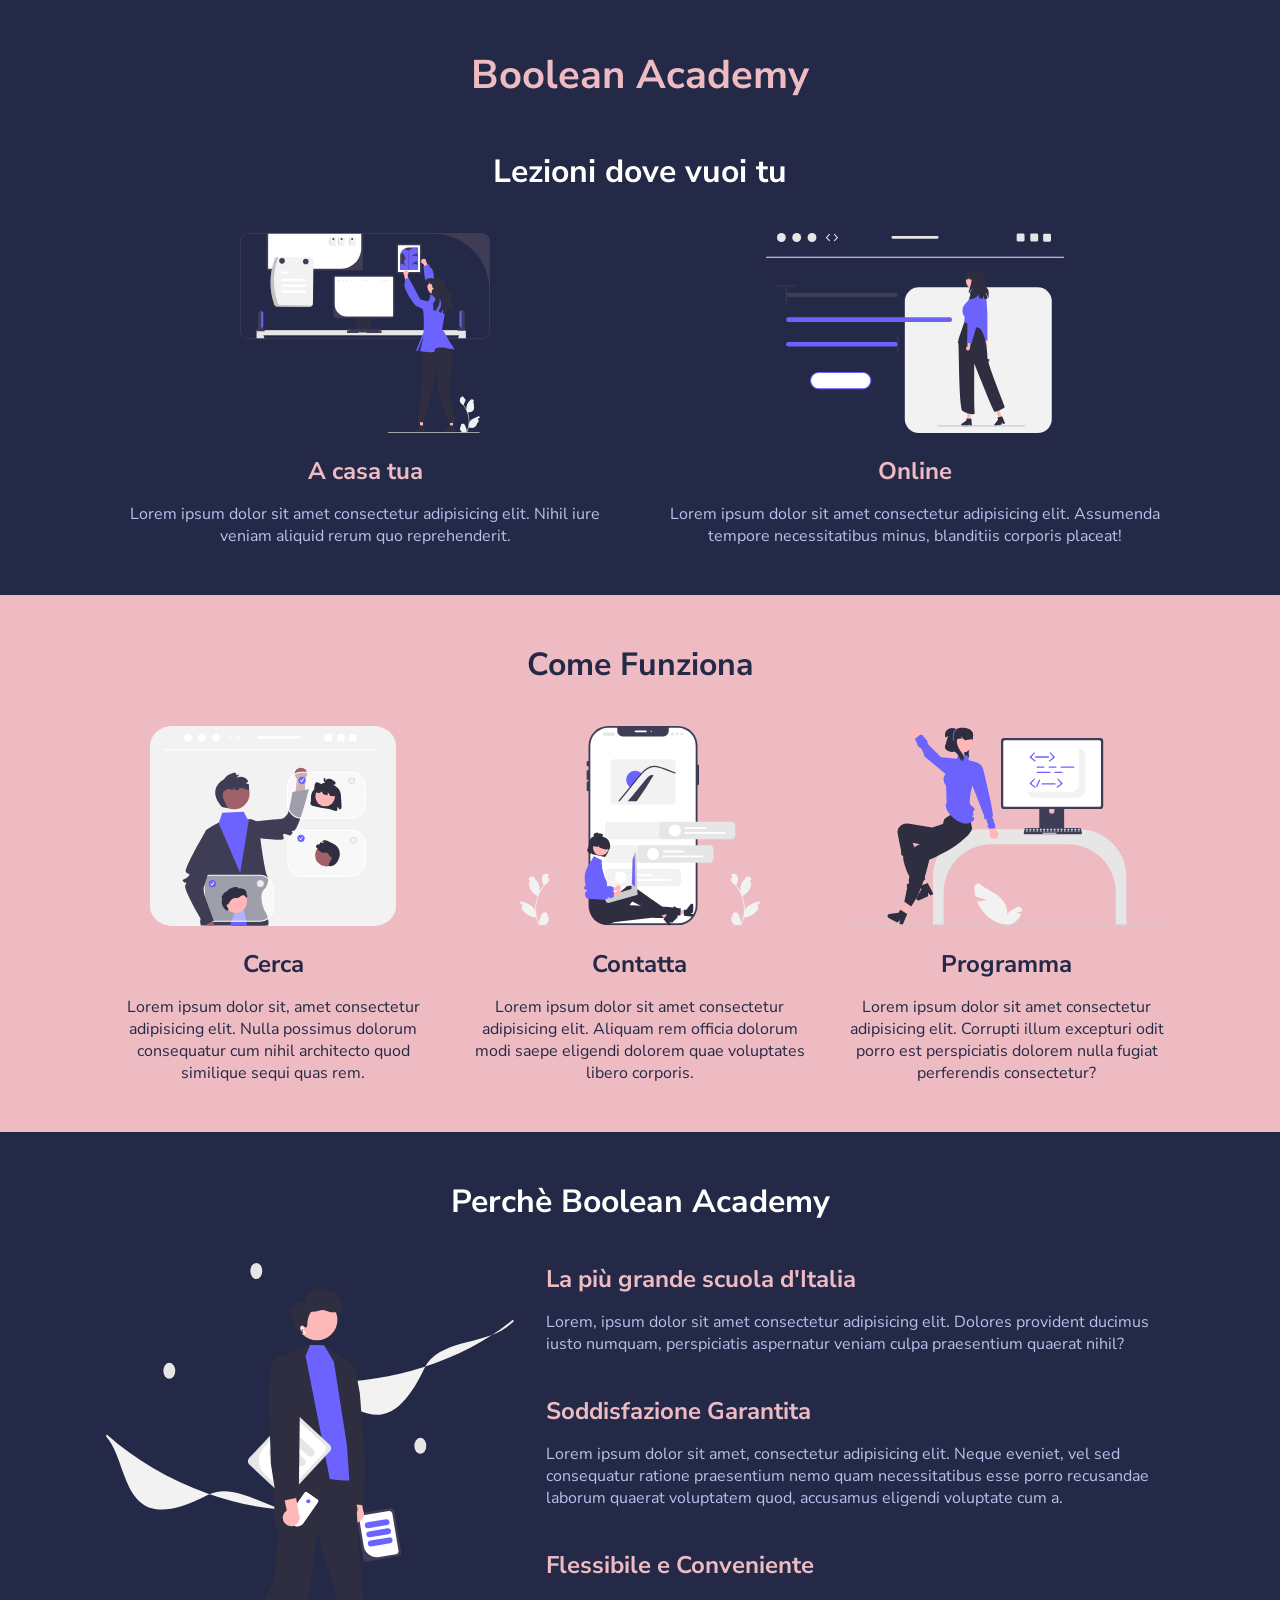
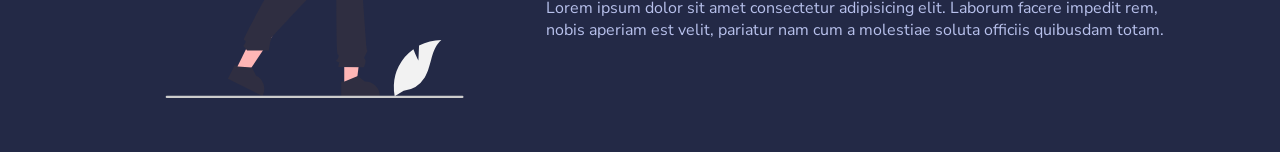
<file: index.html>
<!DOCTYPE html>
<html>
    <head>
        <meta charset="utf-8" />
        <title>Boolean Academy</title>
        <meta name="viewport" content="width=device-width, initial-scale=1.0">
        <!-- Fonts -->
        <link
            href="https://fonts.googleapis.com/css2?family=Nunito+Sans:wght@400;700&display=swap"
            rel="stylesheet"
        />
        <!-- Main Styles -->
        <link rel="stylesheet" href="./css/style.css" />
    </head>
    <body>
        <!--
            Site Header
         -->
        <header class="site-header">
            <h1 class="text-center">Boolean Academy</h1>
        </header>

        <!--
            Main Contents
         -->
        <main>
            <!--
            Lessons Section
            -->
            <section class="lessons text-center">
                <div class="container">
                    <h2>Lezioni dove vuoi tu</h2>
                    <div class="row">
                        <div class="col">
                            <div class="card">
                                <img
                                    src="./img/home.svg"
                                    alt="Lezioni a casa tua"
                                />
                                <h3 class="title">A casa tua</h3>
                                <p class="text">
                                    Lorem ipsum dolor sit amet consectetur adipisicing elit. Nihil iure veniam aliquid rerum quo reprehenderit.
                                </p>
                            </div>
                        </div>
                        <div class="col">
                            <div class="card">
                                <img
                                    src="./img/online.svg"
                                    alt="Lezioni online"
                                />
                                <h3 class="title">Online</h3>
                                <p class="text">
                                    Lorem ipsum dolor sit amet consectetur adipisicing elit. Assumenda tempore necessitatibus minus, blanditiis corporis placeat!
                                </p>
                            </div>
                        </div>
                    </div>
                </div>
            </section>

            <!--
            Steps Section
            -->
            <section class="steps text-center">
                <div class="container">
                    <h2>Come Funziona</h2>
                    <div class="row">
                        <div class="col">
                            <div class="card">
                                <img
                                    src="./img/search.svg"
                                    alt="Guarda i profili"
                                />
                                <h3 class="title">Cerca</h3>
                                <p class="text">
                                    Lorem ipsum dolor sit, amet consectetur adipisicing elit. Nulla possimus dolorum consequatur cum nihil architecto quod similique sequi quas rem.
                                </p>
                            </div>
                        </div>
                        <div class="col">
                            <div class="card">
                                <img
                                    src="./img/contact.svg"
                                    alt="Contatta senza impegno"
                                />
                                <h3 class="title">Contatta</h3>
                                <p class="text">
                                    Lorem ipsum dolor sit amet consectetur adipisicing elit. Aliquam rem officia dolorum modi saepe eligendi dolorem quae voluptates libero corporis.
                                </p>
                            </div>
                        </div>
                        <div class="col">
                            <div class="card">
                                <img
                                    src="./img/code.svg"
                                    alt="Ibizia subito a scrivere codice"
                                />
                                <h3 class="title">Programma</h3>
                                <p class="text">
                                    Lorem ipsum dolor sit amet consectetur adipisicing elit. Corrupti illum excepturi odit porro est perspiciatis dolorem nulla fugiat perferendis consectetur?
                                </p>
                            </div>
                        </div>
                    </div>
                </div>
            </section>

            <!--
            Why Us Section
            -->
            <section class="why-us">
                <div class="container">
                    <h2 class="text-center">Perchè Boolean Academy</h2>
                    <div class="row">
                        <div class="col col-left">
                            <img
                                src="./img/why.svg"
                                alt="Perchè scegliere Boolean Academy"
                            />
                        </div>
                        <div class="col col-right">
                            <ul>
                                <li>
                                    <h3>La più grande scuola d'Italia</h3>
                                    <p>
                                        Lorem, ipsum dolor sit amet consectetur adipisicing elit. Dolores provident ducimus iusto numquam, perspiciatis aspernatur veniam culpa praesentium quaerat nihil?
                                    </p>
                                </li>
                                <li>
                                    <h3>Soddisfazione Garantita</h3>
                                    <p>
                                        Lorem ipsum dolor sit amet, consectetur adipisicing elit. Neque eveniet, vel sed consequatur ratione praesentium nemo quam necessitatibus esse porro recusandae laborum quaerat voluptatem quod, accusamus eligendi voluptate cum a.
                                    </p>
                                </li>
                                <li>
                                    <h3>Flessibile e Conveniente</h3>
                                    <p>
                                        Lorem ipsum dolor sit amet consectetur adipisicing elit. Laborum facere impedit rem, nobis aperiam est velit, pariatur nam cum a molestiae soluta officiis quibusdam totam.
                                    </p>
                                </li>
                            </ul>
                        </div>
                    </div>
                </div>
            </section>
        </main>
    </body>
</html>
</file>
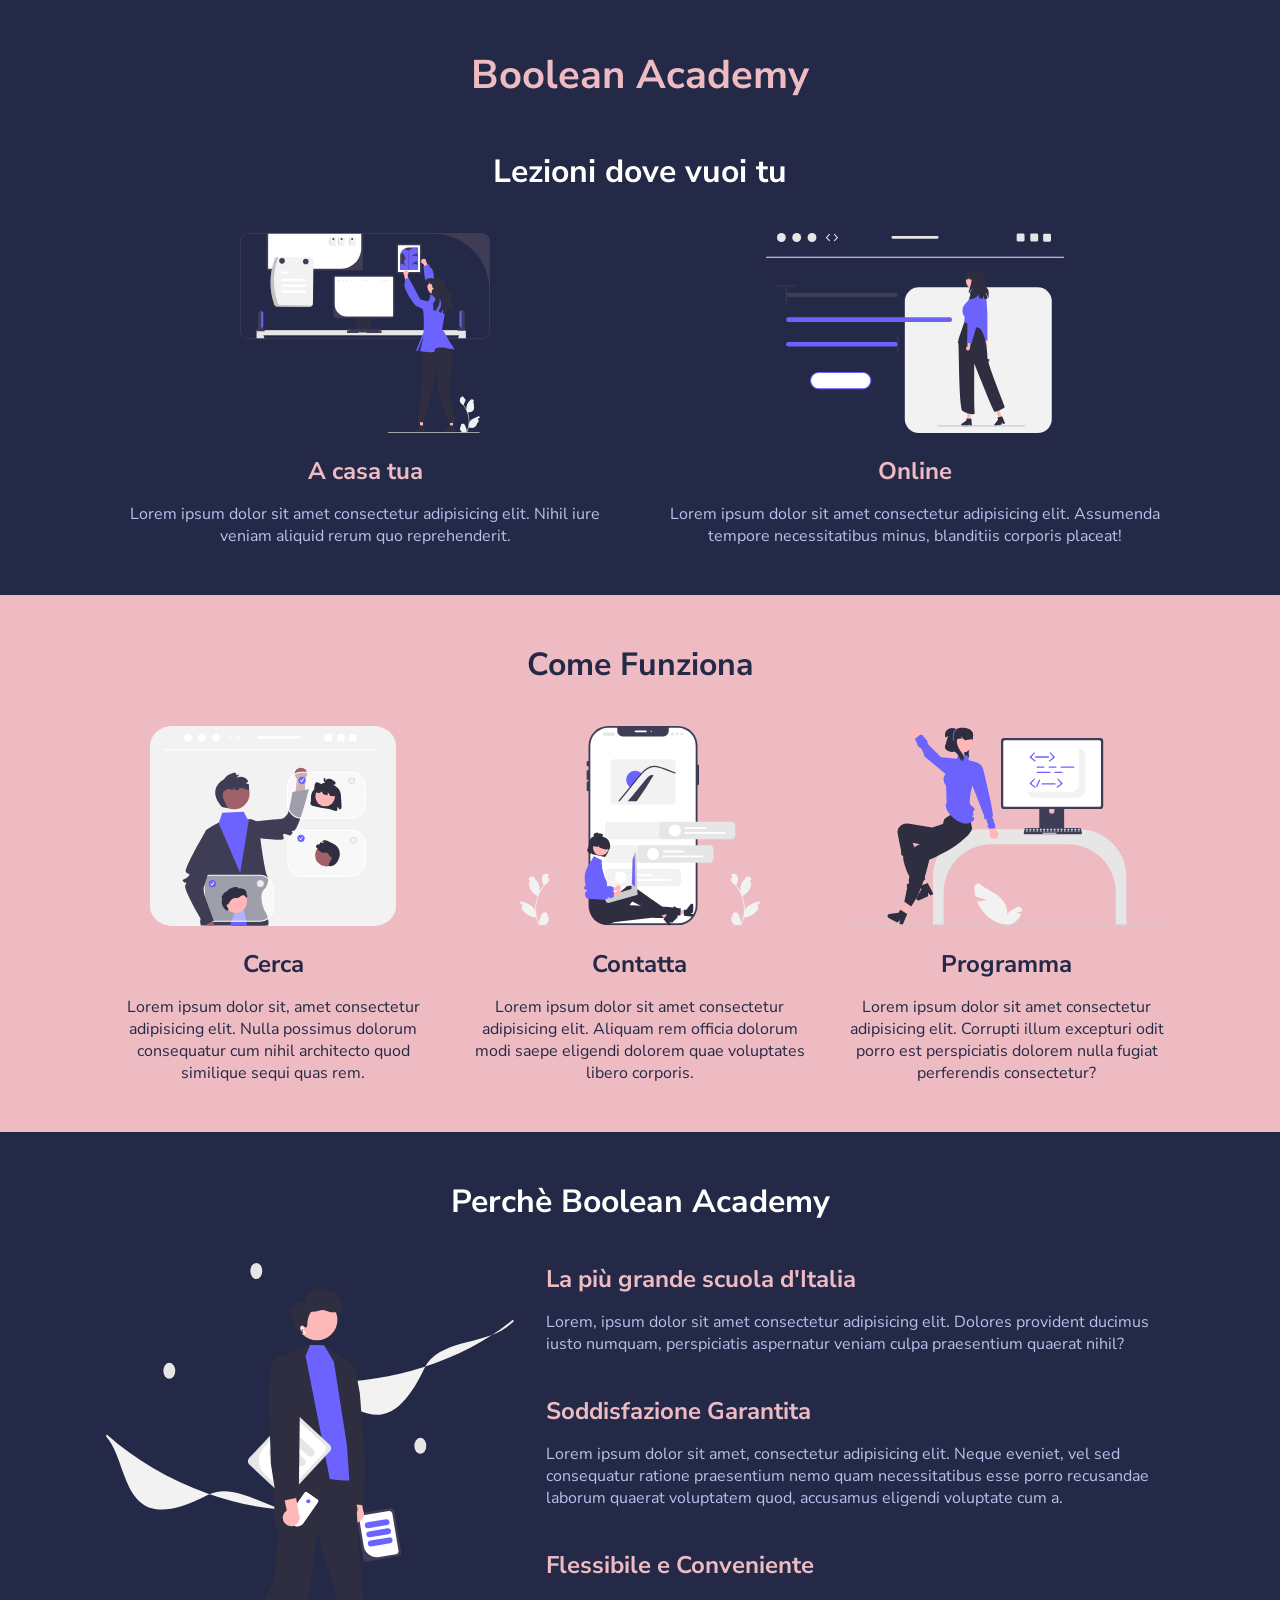
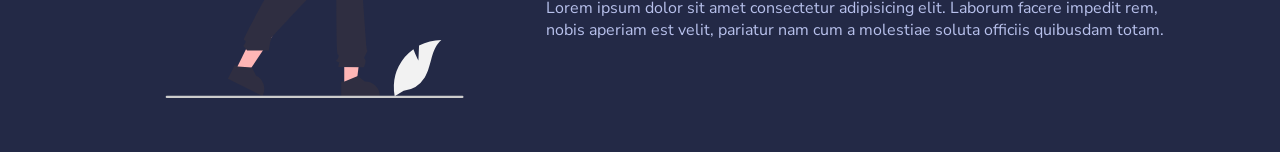
<file: bonus/index1.html>
<!DOCTYPE html>
<html>

<head>
    <meta charset="utf-8" />
    <title>Boolean Academy</title>
    <meta name="viewport" content="width=device-width, initial-scale=1.0">
    <!-- Fonts -->
    <link href="https://fonts.googleapis.com/css2?family=Nunito+Sans:wght@400;700&display=swap" rel="stylesheet" />
    <!-- Main Styles -->
    <link rel="stylesheet" href="./css/style1.css" />
</head>

<body>
    <!--
            Site Header
         -->
    <header class="site-header">
        <h1 class="text-center">Boolean Academy</h1>
    </header>

    <!--
            Main Contents
         -->
    <main>
        <!--
            Lessons Section
            -->
        <section class="lessons text-center">
            <div class="container">
                <h2>Lezioni dove vuoi tu</h2>
                <div class="row">
                    <div class="col">
                        <div class="card">
                            <img src="./img/home.svg" alt="Lezioni a casa tua" />
                            <h3 class="title">A casa tua</h3>
                            <p class="text">
                                Lorem ipsum dolor sit amet consectetur adipisicing elit. Nihil iure veniam aliquid rerum
                                quo reprehenderit.
                            </p>
                        </div>
                    </div>
                    <div class="col">
                        <div class="card">
                            <img src="./img/online.svg" alt="Lezioni online" />
                            <h3 class="title">Online</h3>
                            <p class="text">
                                Lorem ipsum dolor sit amet consectetur adipisicing elit. Assumenda tempore
                                necessitatibus minus, blanditiis corporis placeat!
                            </p>
                        </div>
                    </div>
                </div>
            </div>
        </section>

        <!--
            Steps Section
            -->
        <section class="steps text-center">
            <div class="container">
                <h2>Come Funziona</h2>
                <div class="row">
                    <div class="col">
                        <div class="card">
                            <img src="./img/search.svg" alt="Guarda i profili" />
                            <h3 class="title">Cerca</h3>
                            <p class="text">
                                Lorem ipsum dolor sit, amet consectetur adipisicing elit. Nulla possimus dolorum
                                consequatur cum nihil architecto quod similique sequi quas rem.
                            </p>
                        </div>
                    </div>
                    <div class="col">
                        <div class="card">
                            <img src="./img/contact.svg" alt="Contatta senza impegno" />
                            <h3 class="title">Contatta</h3>
                            <p class="text">
                                Lorem ipsum dolor sit amet consectetur adipisicing elit. Aliquam rem officia dolorum
                                modi saepe eligendi dolorem quae voluptates libero corporis.
                            </p>
                        </div>
                    </div>
                    <div class="col">
                        <div class="card">
                            <img src="./img/code.svg" alt="Ibizia subito a scrivere codice" />
                            <h3 class="title">Programma</h3>
                            <p class="text">
                                Lorem ipsum dolor sit amet consectetur adipisicing elit. Corrupti illum excepturi odit
                                porro est perspiciatis dolorem nulla fugiat perferendis consectetur?
                            </p>
                        </div>
                    </div>
                </div>
            </div>
        </section>

        <!--
            Why Us Section
            -->
        <section class="why-us">
            <div class="container">
                <h2 class="text-center">Perchè Boolean Academy</h2>
                <div class="row">
                    <div class="col col-left">
                        <img src="./img/why.svg" alt="Perchè scegliere Boolean Academy" />
                    </div>
                    <div class="col col-right">
                        <ul>
                            <li>
                                <h3>La più grande scuola d'Italia</h3>
                                <p>
                                    Lorem, ipsum dolor sit amet consectetur adipisicing elit. Dolores provident ducimus
                                    iusto numquam, perspiciatis aspernatur veniam culpa praesentium quaerat nihil?
                                </p>
                            </li>
                            <li>
                                <h3>Soddisfazione Garantita</h3>
                                <p>
                                    Lorem ipsum dolor sit amet, consectetur adipisicing elit. Neque eveniet, vel sed
                                    consequatur ratione praesentium nemo quam necessitatibus esse porro recusandae
                                    laborum quaerat voluptatem quod, accusamus eligendi voluptate cum a.
                                </p>
                            </li>
                            <li>
                                <h3>Flessibile e Conveniente</h3>
                                <p>
                                    Lorem ipsum dolor sit amet consectetur adipisicing elit. Laborum facere impedit rem,
                                    nobis aperiam est velit, pariatur nam cum a molestiae soluta officiis quibusdam
                                    totam.
                                </p>
                            </li>
                        </ul>
                    </div>
                </div>
            </div>
        </section>
    </main>
</body>

</html>
</file>
<file: css/style.css>
/*************************************************
    GENERAL STYLES
 *************************************************/
*,
*::before,
*::after {
    margin: 0;
    padding: 0;
    box-sizing: border-box;
}

body {
    font-family: 'Nunito Sans', sans-serif;
    color: #b8c1ec;
    background: #232946;
}

h1,
h2,
h3 {
    color: #eebbc3;
}

h1 {
    margin-bottom: 3rem;
    font-size: 2.5rem;
}

h2 {
    margin-bottom: 2.5rem;
    font-size: 2rem;
    color: #fffffe;
}

h3 {
    margin-bottom: 1rem;
    font-size: 1.5rem;
}

img {
    max-width: 100%;
}

/************************************************
    UTILITIES
 ************************************************/

/* LAYOUT */
.container {
    width: 1140px;
    margin: 0 auto;
    padding: 0 20px;
}

.row {
    display: flex;
}

.col {
    padding-left: 1rem;
    padding-right: 1rem;
}

/* TEXT */
.text-center {
    text-align: center;
}

/************************************************
    SITE SECTIONS
 ************************************************/

/* HEADER */
.site-header {
    margin-top: 3rem;
}

/* LESSONS SECTION */
.lessons .col {
    width: 50%;
}

.lessons .col img {
    height: 200px;
    margin-bottom: 1rem;
}

/* STEPS SECTION */
.steps {
    margin: 3rem 0;
    padding: 3rem 0;
    color: #232946;
    background: #eebbc3;
}

.steps h2,
.steps h3 {
    color: #232946;
}

.steps .col {
    width: calc(100% / 3);
}

.steps .col img {
    height: 200px;
    margin-bottom: 1rem;
}

/* WHY US SECTION */
.why-us {
    margin-bottom: 3rem;
}
.why-us .col-left {
    width: 40%;
}

.why-us .col-right {
    width: 60%;
}

.why-us li {
    list-style: none;
    margin-bottom: 2.5rem;
}

/************************************************
    SOLUZIONE RESPONSIVE
 ************************************************/
@media screen and (max-width: 768px){
    .container {
            width:100%;
    }
}

@media screen and (max-width:480px){
 .row{
    flex-direction:column;
 }

 .lessons .col,
 .steps .col,
 .why-us .col{
           width: 100%;
           margin-bottom: 40px;
 }

 .lessons .col:last-child,
 .steps .col:last-child,
 .why-us .col:last-child{
                    margin-bottom:0px;
 }

 .steps {
       margin-bottom:0;
 }

 .why-us{
       background-color: #222222;
       padding:3rem 0;
       margin-bottom:0px;
        }
}

/* bonus */
@media screen and (min-width:768px) and (max-width:1160px){
                      .container {
                               width:100%;
                      }
}
</file>
<file: bonus/css/style1.css>
/*************************************************
    GENERAL STYLES
 *************************************************/
*,
*::before,
*::after {
    margin: 0;
    padding: 0;
    box-sizing: border-box;
}

body {
    font-family: 'Nunito Sans', sans-serif;
    color: #b8c1ec;
    background: #232946;
}

h1,
h2,
h3 {
    color: #eebbc3;
}

h1 {
    margin-bottom: 3rem;
    font-size: 2.5rem;
}

h2 {
    margin-bottom: 2.5rem;
    font-size: 2rem;
    color: #fffffe;
}

h3 {
    margin-bottom: 1rem;
    font-size: 1.5rem;
}

img {
    max-width: 100%;
}

/************************************************
    UTILITIES
 ************************************************/

/* LAYOUT */
.container {
    width: 1140px;
    margin: 0 auto;
    padding: 0 20px;
}

.row {
    display: flex;
}

.col {
    padding-left: 1rem;
    padding-right: 1rem;
}

/* TEXT */
.text-center {
    text-align: center;
}

/************************************************
    SITE SECTIONS
 ************************************************/

/* HEADER */
.site-header {
    margin-top: 3rem;
}

/* LESSONS SECTION */
.lessons .col {
    width: 50%;
}

.lessons .col img {
    height: 200px;
    margin-bottom: 1rem;
}

/* STEPS SECTION */
.steps {
    margin: 3rem 0;
    padding: 3rem 0;
    color: #232946;
    background: #eebbc3;
}

.steps h2,
.steps h3 {
    color: #232946;
}

.steps .col {
    width: calc(100% / 3);
}

.steps .col img {
    height: 200px;
    margin-bottom: 1rem;
}

/* WHY US SECTION */
.why-us {
    margin-bottom: 3rem;
}

.why-us .col-left {
    width: 40%;
}

.why-us .col-right {
    width: 60%;
}

.why-us li {
    list-style: none;
    margin-bottom: 2.5rem;
}

/************************************************
    SOLUZIONE RESPONSIVE
 ************************************************/
@media screen and (max-width: 768px) {
    .container {
        width: 100%;
    }
}

@media screen and (max-width:480px) {
    .row {
        flex-direction: column;
    }

    .lessons .col,
    .steps .col,
    .why-us .col {
        width: 100%;
        margin-bottom: 40px;
    }

    .lessons .col:last-child,
    .steps .col:last-child,
    .why-us .col:last-child {
        margin-bottom: 0px;
    }

    .steps {
        margin-bottom: 0;
    }

    .why-us {
        background-color: #222222;
        padding: 3rem 0;
        margin-bottom: 0px;
    }
}

/* bonus */
@media screen and (min-width:768px) and (max-width:1160px) {
    .container {
        width: 100%;
    }
}
</file>
